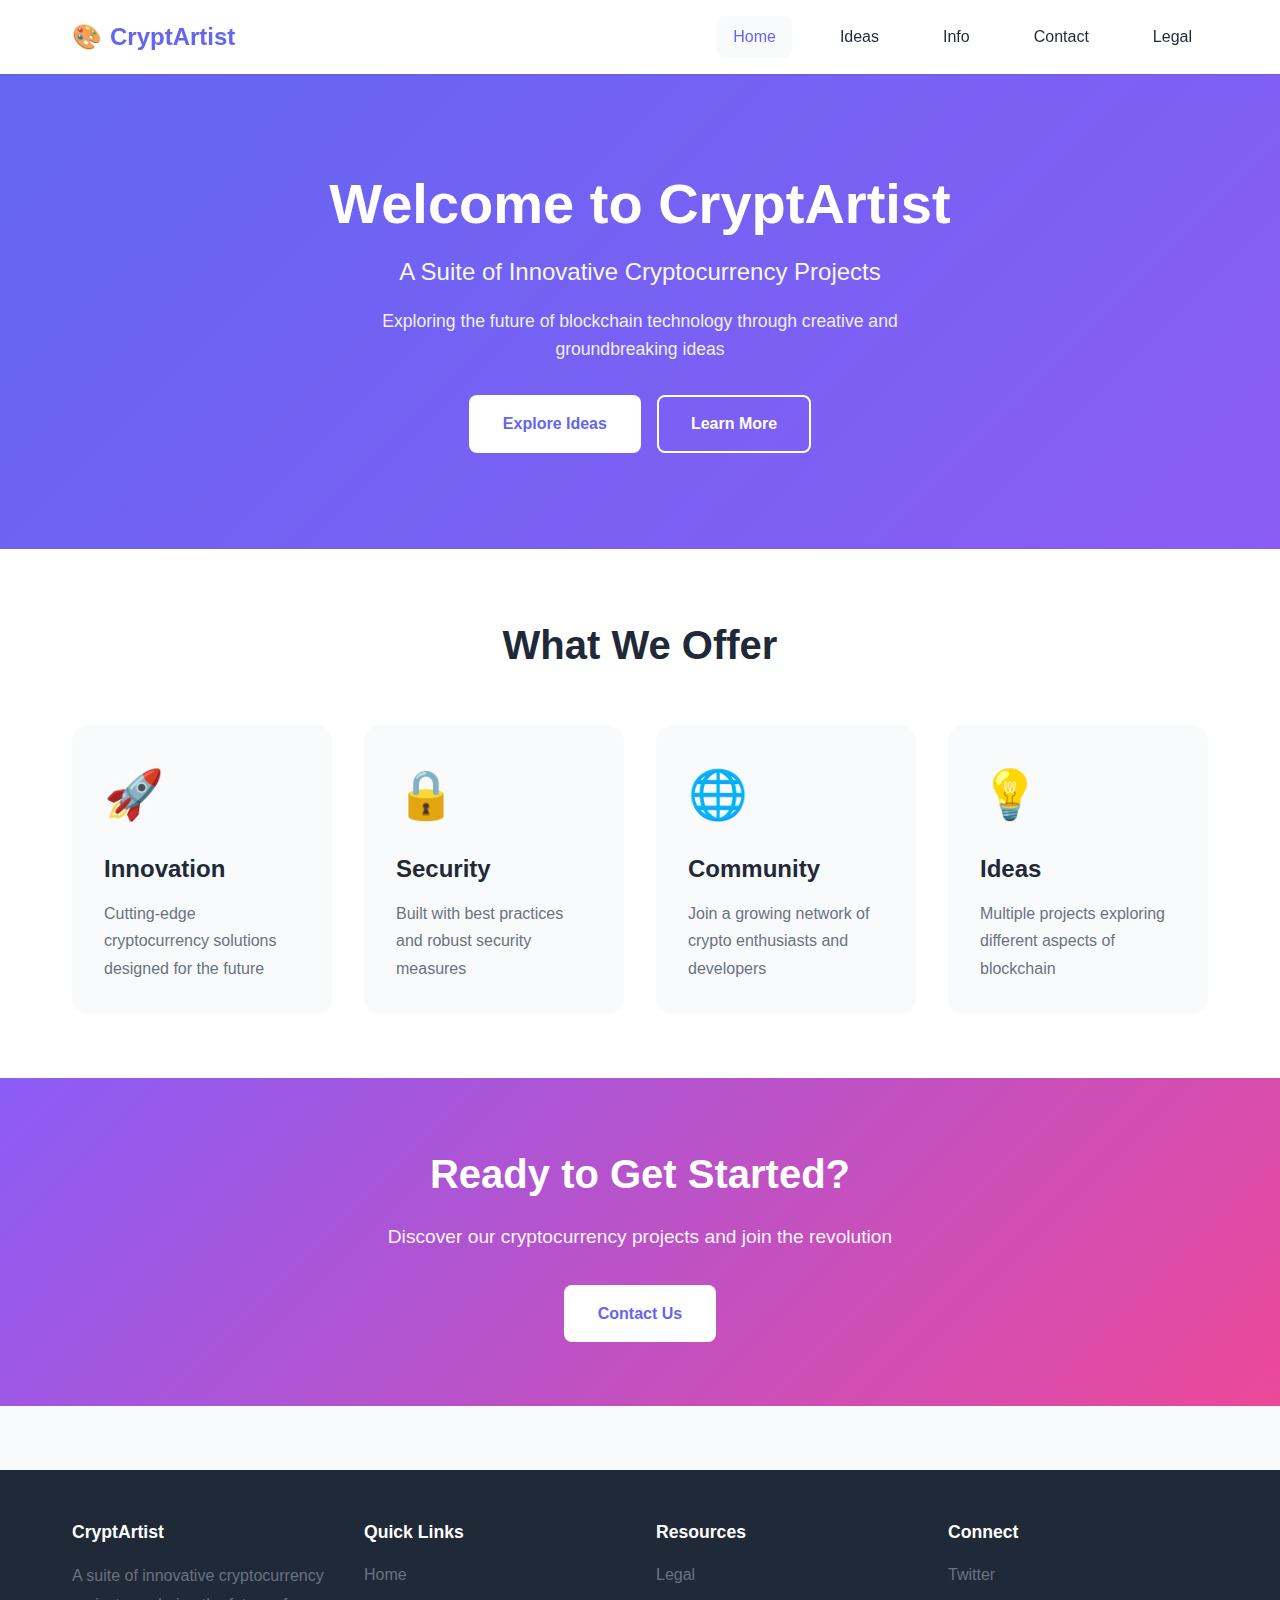
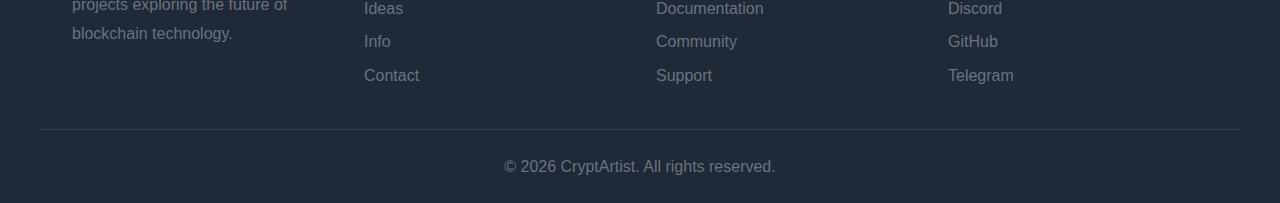
<file: v1/index.html>
<!DOCTYPE html>
<html lang="en">
<head>
    <meta charset="UTF-8">
    <meta name="viewport" content="width=device-width, initial-scale=1.0">
    <meta name="description" content="CryptArtist - Innovative Cryptocurrency Projects Suite">
    <title>CryptArtist - Home</title>
    <link rel="stylesheet" href="css/style.css">
</head>
<body>
    <div id="header-container"></div>
    
    <main>
        <section class="hero">
            <div class="container">
                <h1 class="hero-title">Welcome to CryptArtist</h1>
                <p class="hero-subtitle">A Suite of Innovative Cryptocurrency Projects</p>
                <p class="hero-description">Exploring the future of blockchain technology through creative and groundbreaking ideas</p>
                <div class="cta-buttons">
                    <a href="ideas.html" class="btn btn-primary">Explore Ideas</a>
                    <a href="info.html" class="btn btn-secondary">Learn More</a>
                </div>
            </div>
        </section>

        <section class="features">
            <div class="container">
                <h2 class="section-title">What We Offer</h2>
                <div class="features-grid">
                    <div class="feature-card">
                        <div class="feature-icon">🚀</div>
                        <h3>Innovation</h3>
                        <p>Cutting-edge cryptocurrency solutions designed for the future</p>
                    </div>
                    <div class="feature-card">
                        <div class="feature-icon">🔒</div>
                        <h3>Security</h3>
                        <p>Built with best practices and robust security measures</p>
                    </div>
                    <div class="feature-card">
                        <div class="feature-icon">🌐</div>
                        <h3>Community</h3>
                        <p>Join a growing network of crypto enthusiasts and developers</p>
                    </div>
                    <div class="feature-card">
                        <div class="feature-icon">💡</div>
                        <h3>Ideas</h3>
                        <p>Multiple projects exploring different aspects of blockchain</p>
                    </div>
                </div>
            </div>
        </section>

        <section class="cta-section">
            <div class="container">
                <h2>Ready to Get Started?</h2>
                <p>Discover our cryptocurrency projects and join the revolution</p>
                <a href="contact.html" class="btn btn-primary">Contact Us</a>
            </div>
        </section>
    </main>

    <div id="footer-container"></div>
    <script src="js/main.js"></script>
</body>
</html>
</file>
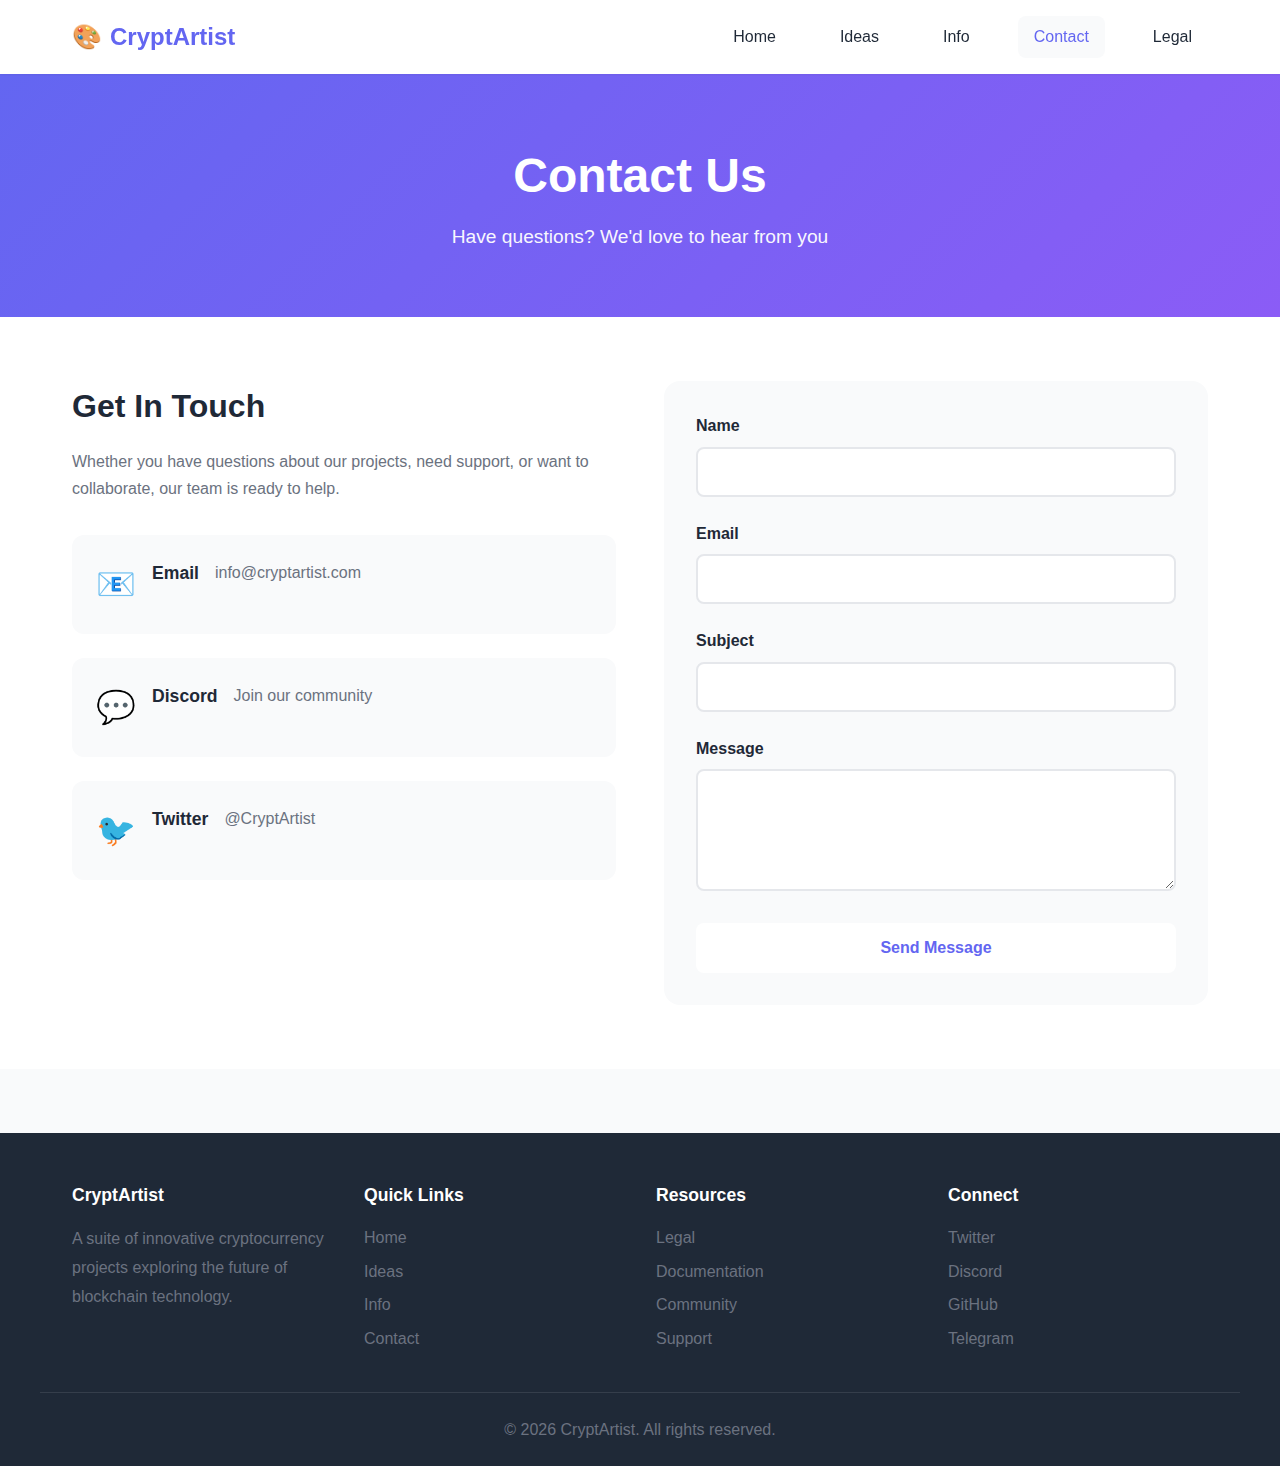
<file: v1/contact.html>
<!DOCTYPE html>
<html lang="en">
<head>
    <meta charset="UTF-8">
    <meta name="viewport" content="width=device-width, initial-scale=1.0">
    <meta name="description" content="Contact CryptArtist - Get in touch with our team">
    <title>CryptArtist - Contact</title>
    <link rel="stylesheet" href="css/style.css">
</head>
<body>
    <div id="header-container"></div>
    
    <main>
        <section class="page-header">
            <div class="container">
                <h1>Contact Us</h1>
                <p>Have questions? We'd love to hear from you</p>
            </div>
        </section>

        <section class="contact-section">
            <div class="container">
                <div class="contact-grid">
                    <div class="contact-info">
                        <h2>Get In Touch</h2>
                        <p>Whether you have questions about our projects, need support, or want to collaborate, our team is ready to help.</p>
                        
                        <div class="contact-methods">
                            <div class="contact-method">
                                <div class="contact-icon">📧</div>
                                <h3>Email</h3>
                                <p>info@cryptartist.com</p>
                            </div>
                            <div class="contact-method">
                                <div class="contact-icon">💬</div>
                                <h3>Discord</h3>
                                <p>Join our community</p>
                            </div>
                            <div class="contact-method">
                                <div class="contact-icon">🐦</div>
                                <h3>Twitter</h3>
                                <p>@CryptArtist</p>
                            </div>
                        </div>
                    </div>

                    <div class="contact-form-container">
                        <form class="contact-form" id="contactForm">
                            <div class="form-group">
                                <label for="name">Name</label>
                                <input type="text" id="name" name="name" required>
                            </div>
                            <div class="form-group">
                                <label for="email">Email</label>
                                <input type="email" id="email" name="email" required>
                            </div>
                            <div class="form-group">
                                <label for="subject">Subject</label>
                                <input type="text" id="subject" name="subject" required>
                            </div>
                            <div class="form-group">
                                <label for="message">Message</label>
                                <textarea id="message" name="message" rows="5" required></textarea>
                            </div>
                            <button type="submit" class="btn btn-primary">Send Message</button>
                        </form>
                    </div>
                </div>
            </div>
        </section>
    </main>

    <div id="footer-container"></div>
    <script src="js/main.js"></script>
</body>
</html>
</file>
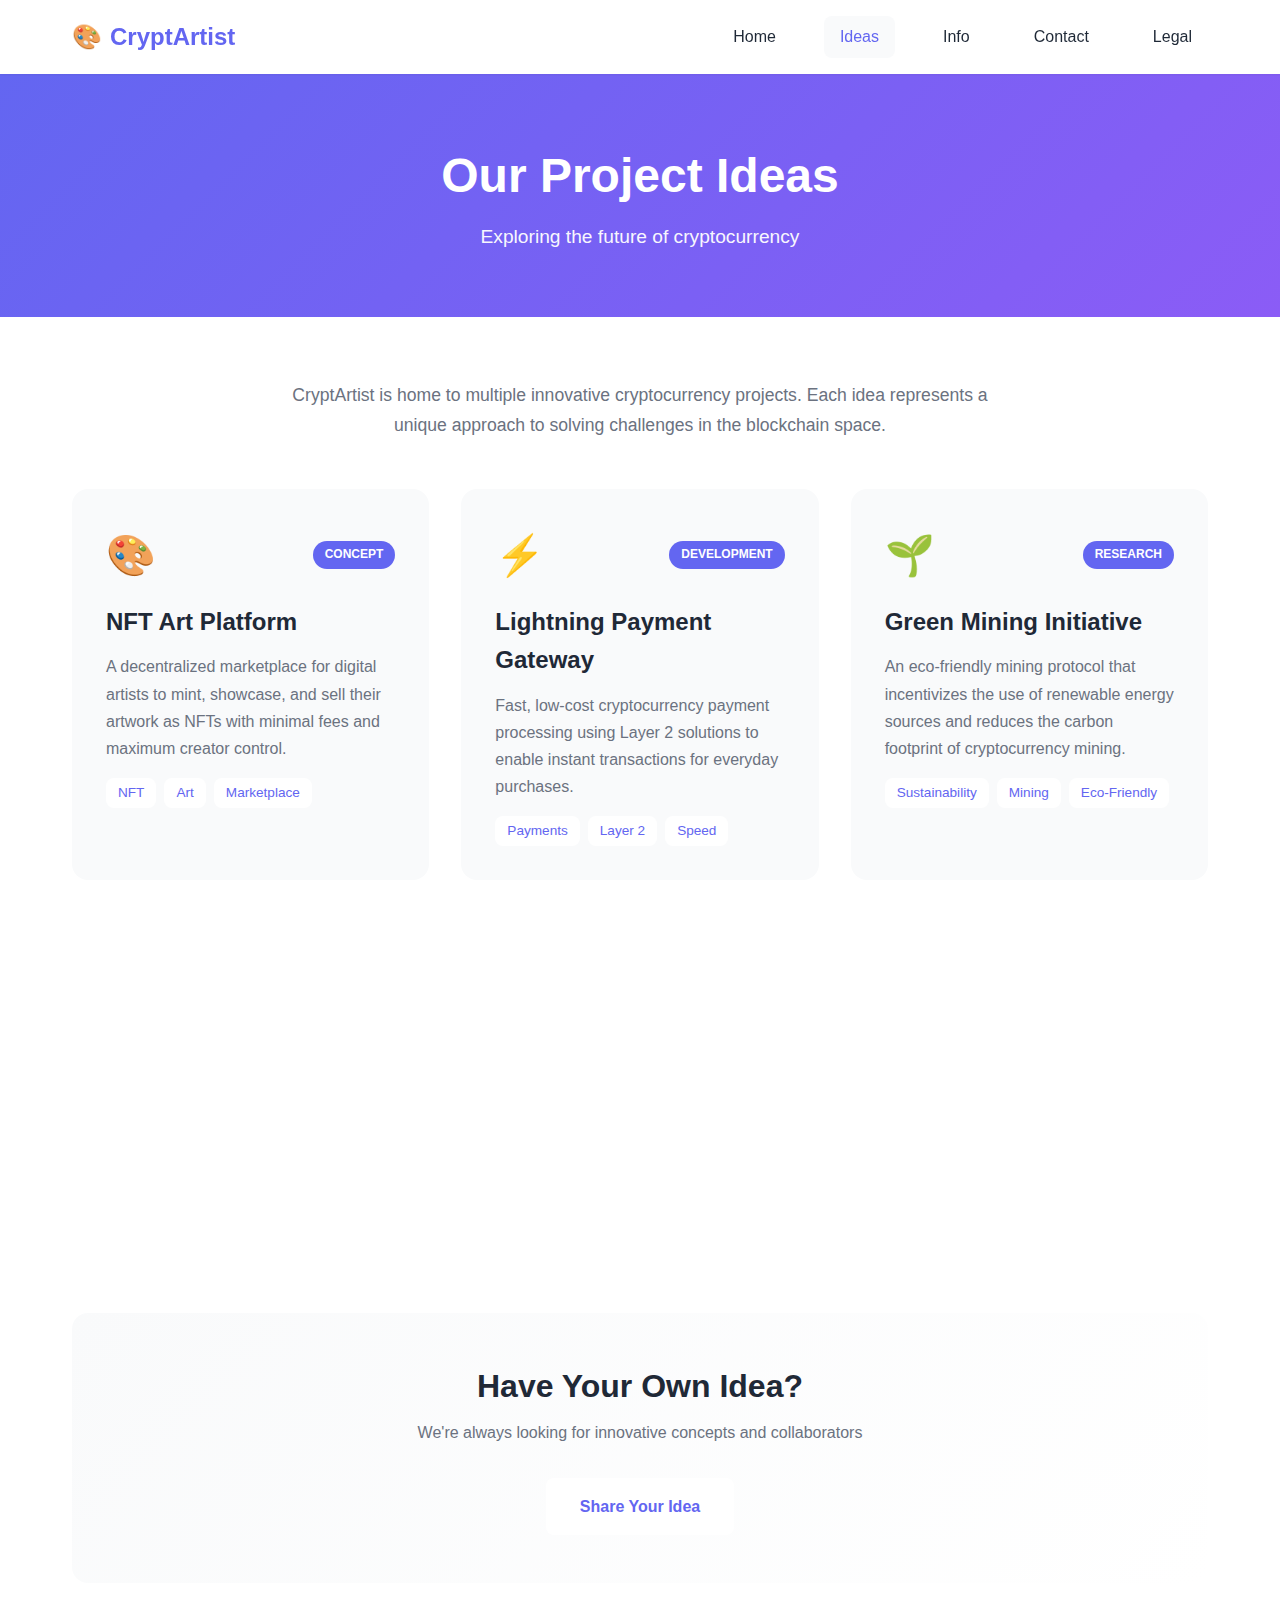
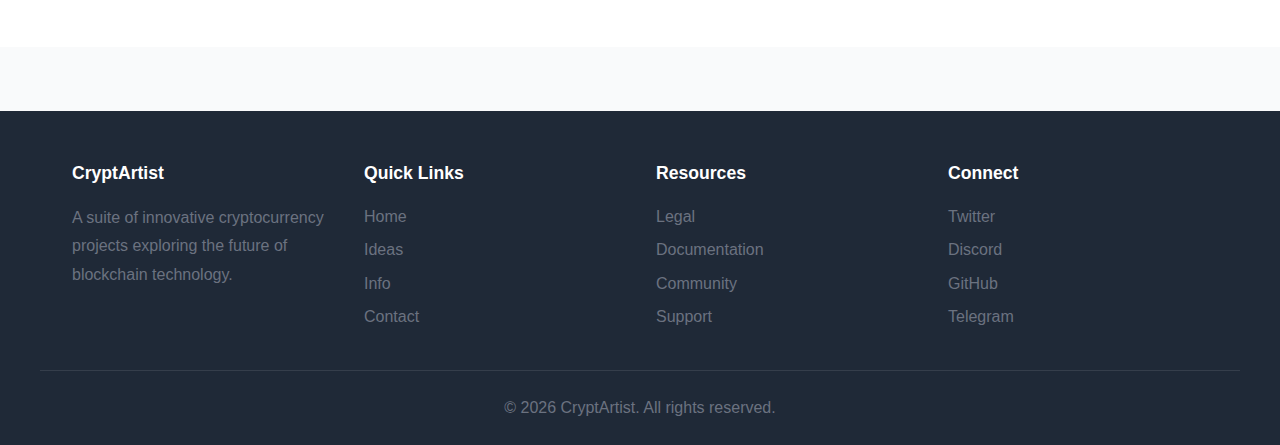
<file: v1/ideas.html>
<!DOCTYPE html>
<html lang="en">
<head>
    <meta charset="UTF-8">
    <meta name="viewport" content="width=device-width, initial-scale=1.0">
    <meta name="description" content="Explore CryptArtist's innovative cryptocurrency project ideas">
    <title>CryptArtist - Ideas</title>
    <link rel="stylesheet" href="css/style.css">
</head>
<body>
    <div id="header-container"></div>
    
    <main>
        <section class="page-header">
            <div class="container">
                <h1>Our Project Ideas</h1>
                <p>Exploring the future of cryptocurrency</p>
            </div>
        </section>

        <section class="ideas-section">
            <div class="container">
                <div class="ideas-intro">
                    <p>CryptArtist is home to multiple innovative cryptocurrency projects. Each idea represents a unique approach to solving challenges in the blockchain space.</p>
                </div>

                <div class="ideas-grid">
                    <div class="idea-card">
                        <div class="idea-header">
                            <div class="idea-icon">🎨</div>
                            <span class="idea-badge">Concept</span>
                        </div>
                        <h3>NFT Art Platform</h3>
                        <p>A decentralized marketplace for digital artists to mint, showcase, and sell their artwork as NFTs with minimal fees and maximum creator control.</p>
                        <div class="idea-tags">
                            <span class="tag">NFT</span>
                            <span class="tag">Art</span>
                            <span class="tag">Marketplace</span>
                        </div>
                    </div>

                    <div class="idea-card">
                        <div class="idea-header">
                            <div class="idea-icon">⚡</div>
                            <span class="idea-badge">Development</span>
                        </div>
                        <h3>Lightning Payment Gateway</h3>
                        <p>Fast, low-cost cryptocurrency payment processing using Layer 2 solutions to enable instant transactions for everyday purchases.</p>
                        <div class="idea-tags">
                            <span class="tag">Payments</span>
                            <span class="tag">Layer 2</span>
                            <span class="tag">Speed</span>
                        </div>
                    </div>

                    <div class="idea-card">
                        <div class="idea-header">
                            <div class="idea-icon">🌱</div>
                            <span class="idea-badge">Research</span>
                        </div>
                        <h3>Green Mining Initiative</h3>
                        <p>An eco-friendly mining protocol that incentivizes the use of renewable energy sources and reduces the carbon footprint of cryptocurrency mining.</p>
                        <div class="idea-tags">
                            <span class="tag">Sustainability</span>
                            <span class="tag">Mining</span>
                            <span class="tag">Eco-Friendly</span>
                        </div>
                    </div>

                    <div class="idea-card">
                        <div class="idea-header">
                            <div class="idea-icon">🔐</div>
                            <span class="idea-badge">Concept</span>
                        </div>
                        <h3>Privacy Protocol</h3>
                        <p>Advanced cryptographic techniques to ensure transaction privacy while maintaining compliance with regulatory requirements.</p>
                        <div class="idea-tags">
                            <span class="tag">Privacy</span>
                            <span class="tag">Security</span>
                            <span class="tag">Compliance</span>
                        </div>
                    </div>

                    <div class="idea-card">
                        <div class="idea-header">
                            <div class="idea-icon">🎮</div>
                            <span class="idea-badge">Planning</span>
                        </div>
                        <h3>GameFi Platform</h3>
                        <p>Integrating blockchain technology with gaming to create play-to-earn experiences where players truly own their in-game assets.</p>
                        <div class="idea-tags">
                            <span class="tag">Gaming</span>
                            <span class="tag">DeFi</span>
                            <span class="tag">P2E</span>
                        </div>
                    </div>

                    <div class="idea-card">
                        <div class="idea-header">
                            <div class="idea-icon">🏦</div>
                            <span class="idea-badge">Research</span>
                        </div>
                        <h3>Decentralized Lending</h3>
                        <p>A peer-to-peer lending platform that connects borrowers and lenders directly, using smart contracts to automate the entire process.</p>
                        <div class="idea-tags">
                            <span class="tag">DeFi</span>
                            <span class="tag">Lending</span>
                            <span class="tag">Smart Contracts</span>
                        </div>
                    </div>
                </div>

                <div class="ideas-footer">
                    <h3>Have Your Own Idea?</h3>
                    <p>We're always looking for innovative concepts and collaborators</p>
                    <a href="contact.html" class="btn btn-primary">Share Your Idea</a>
                </div>
            </div>
        </section>
    </main>

    <div id="footer-container"></div>
    <script src="js/main.js"></script>
</body>
</html>
</file>
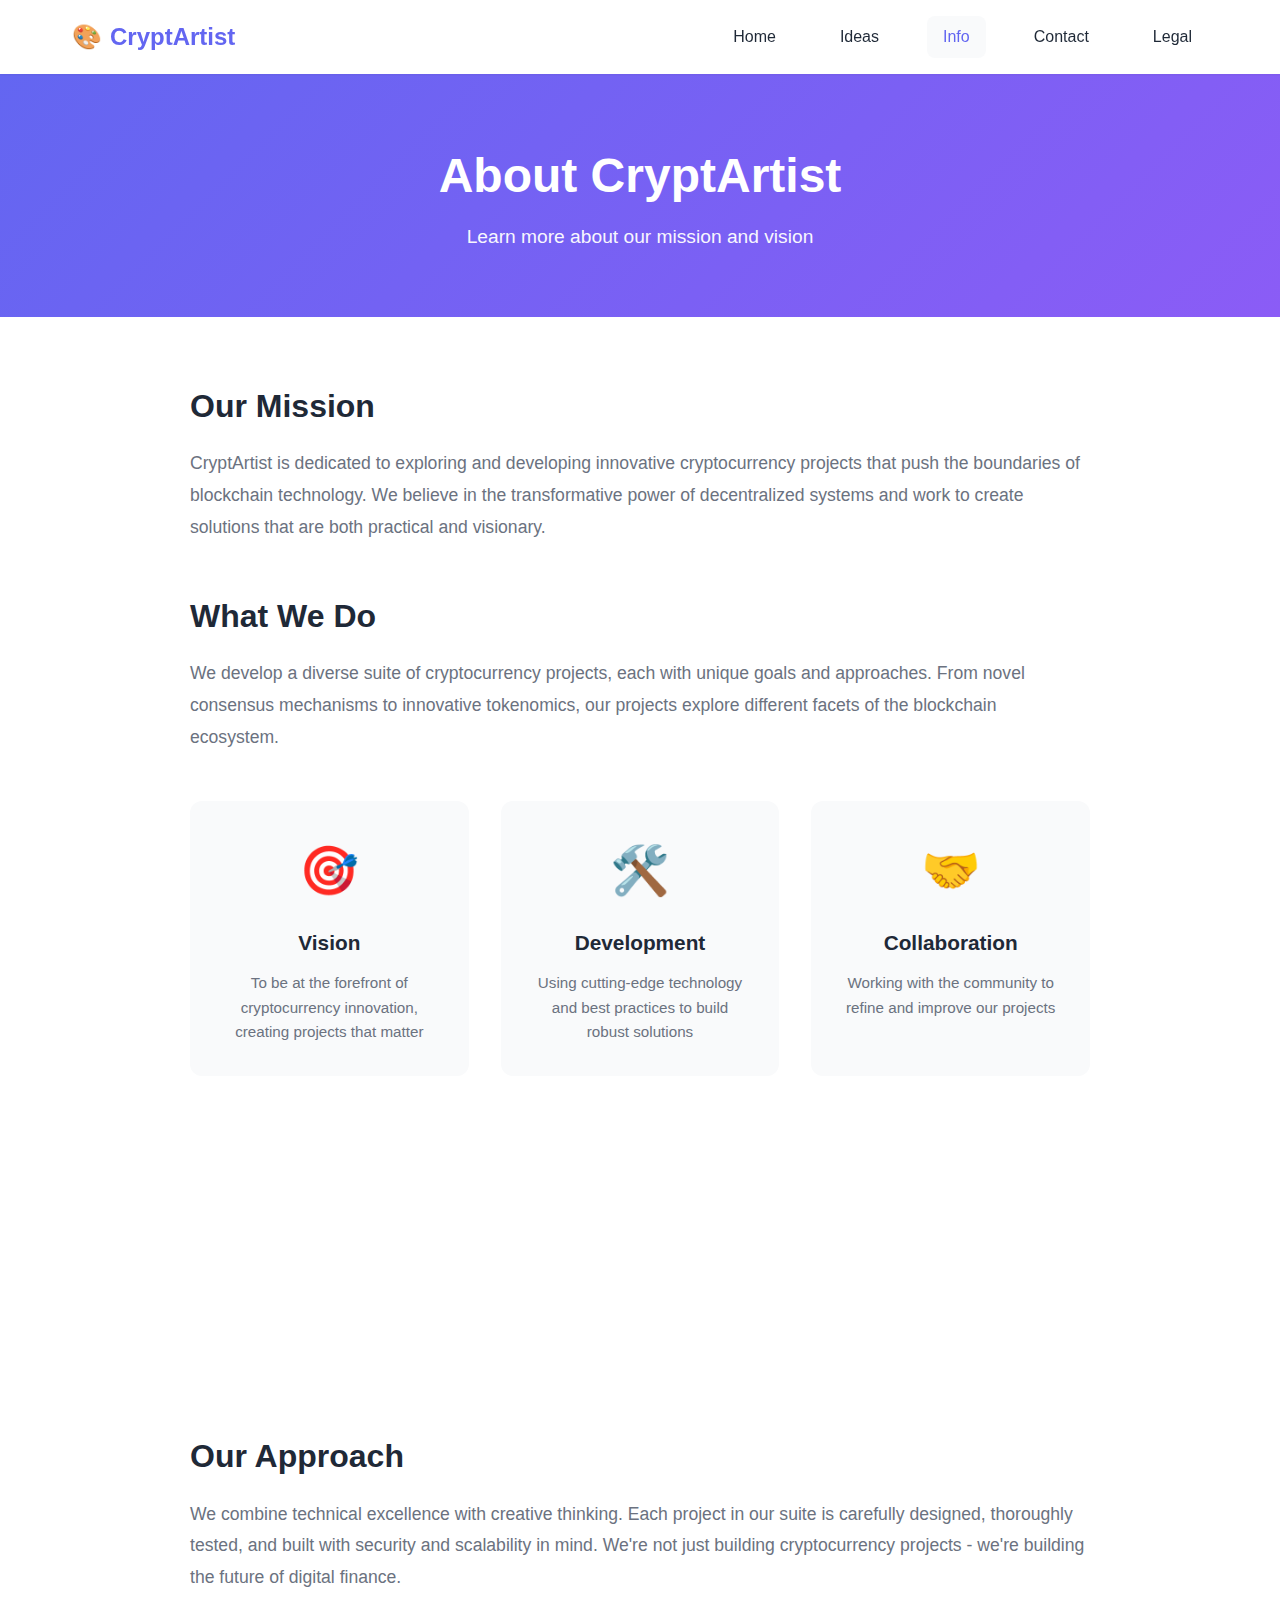
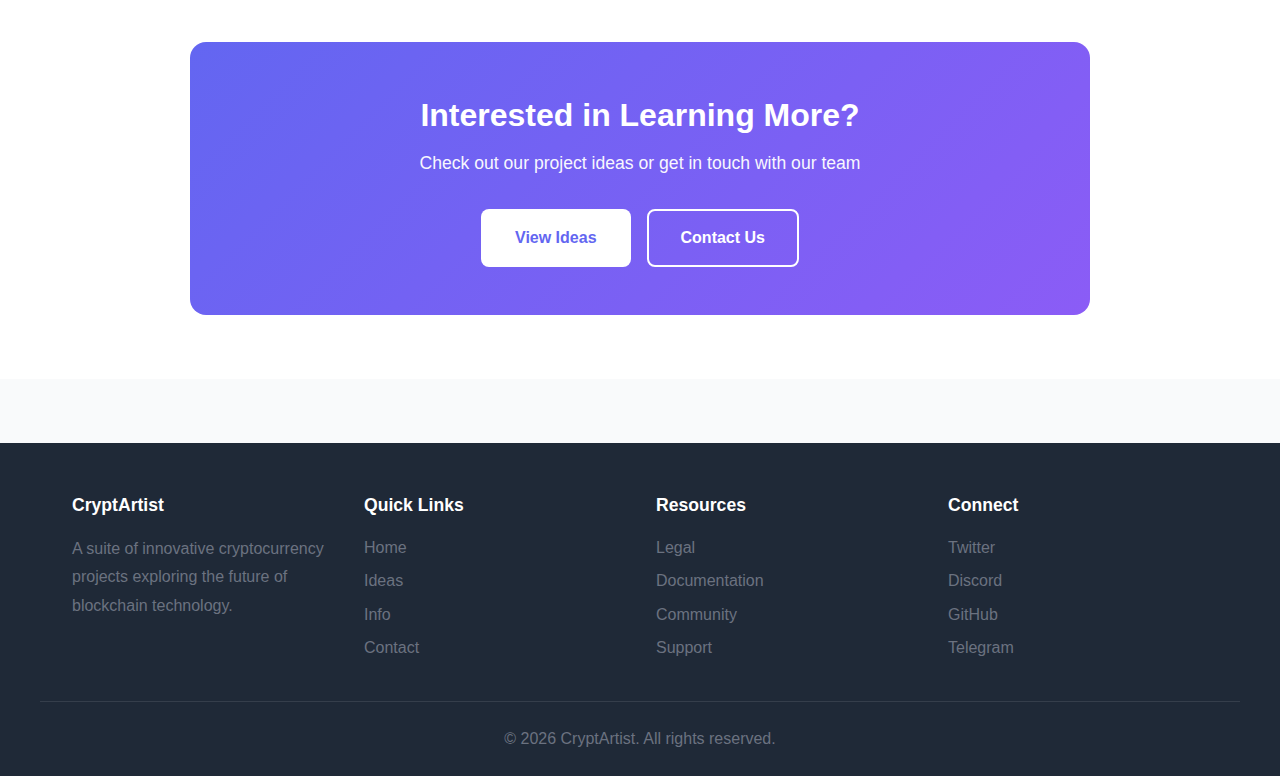
<file: v1/info.html>
<!DOCTYPE html>
<html lang="en">
<head>
    <meta charset="UTF-8">
    <meta name="viewport" content="width=device-width, initial-scale=1.0">
    <meta name="description" content="Learn more about CryptArtist and our mission">
    <title>CryptArtist - Info</title>
    <link rel="stylesheet" href="css/style.css">
</head>
<body>
    <div id="header-container"></div>
    
    <main>
        <section class="page-header">
            <div class="container">
                <h1>About CryptArtist</h1>
                <p>Learn more about our mission and vision</p>
            </div>
        </section>

        <section class="info-section">
            <div class="container">
                <div class="info-content">
                    <div class="info-block">
                        <h2>Our Mission</h2>
                        <p>CryptArtist is dedicated to exploring and developing innovative cryptocurrency projects that push the boundaries of blockchain technology. We believe in the transformative power of decentralized systems and work to create solutions that are both practical and visionary.</p>
                    </div>

                    <div class="info-block">
                        <h2>What We Do</h2>
                        <p>We develop a diverse suite of cryptocurrency projects, each with unique goals and approaches. From novel consensus mechanisms to innovative tokenomics, our projects explore different facets of the blockchain ecosystem.</p>
                    </div>

                    <div class="info-grid">
                        <div class="info-card">
                            <div class="info-icon">🎯</div>
                            <h3>Vision</h3>
                            <p>To be at the forefront of cryptocurrency innovation, creating projects that matter</p>
                        </div>
                        <div class="info-card">
                            <div class="info-icon">🛠️</div>
                            <h3>Development</h3>
                            <p>Using cutting-edge technology and best practices to build robust solutions</p>
                        </div>
                        <div class="info-card">
                            <div class="info-icon">🤝</div>
                            <h3>Collaboration</h3>
                            <p>Working with the community to refine and improve our projects</p>
                        </div>
                        <div class="info-card">
                            <div class="info-icon">📈</div>
                            <h3>Growth</h3>
                            <p>Continuously evolving and adapting to the changing crypto landscape</p>
                        </div>
                    </div>

                    <div class="info-block">
                        <h2>Our Approach</h2>
                        <p>We combine technical excellence with creative thinking. Each project in our suite is carefully designed, thoroughly tested, and built with security and scalability in mind. We're not just building cryptocurrency projects - we're building the future of digital finance.</p>
                    </div>

                    <div class="cta-box">
                        <h3>Interested in Learning More?</h3>
                        <p>Check out our project ideas or get in touch with our team</p>
                        <div class="cta-buttons">
                            <a href="ideas.html" class="btn btn-primary">View Ideas</a>
                            <a href="contact.html" class="btn btn-secondary">Contact Us</a>
                        </div>
                    </div>
                </div>
            </div>
        </section>
    </main>

    <div id="footer-container"></div>
    <script src="js/main.js"></script>
</body>
</html>
</file>
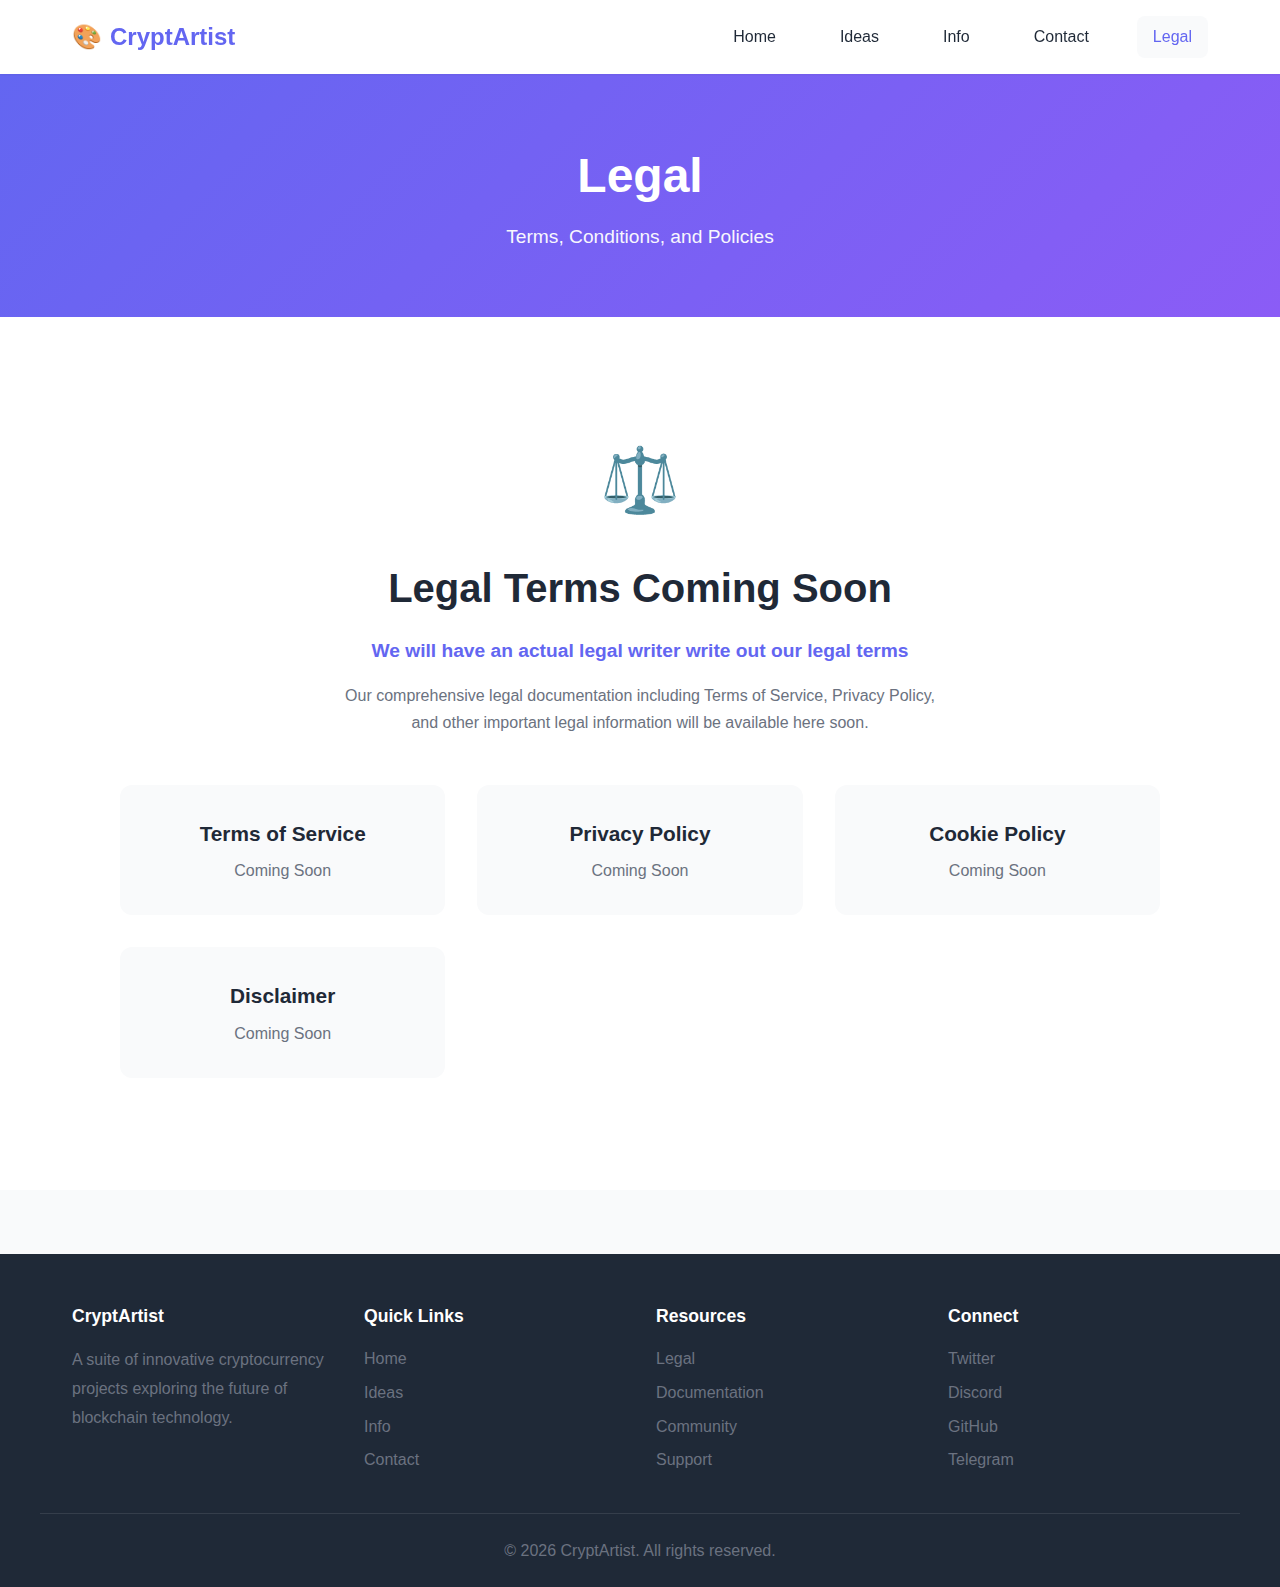
<file: v1/legal.html>
<!DOCTYPE html>
<html lang="en">
<head>
    <meta charset="UTF-8">
    <meta name="viewport" content="width=device-width, initial-scale=1.0">
    <meta name="description" content="CryptArtist - Legal Terms and Conditions">
    <title>CryptArtist - Legal</title>
    <link rel="stylesheet" href="css/style.css">
</head>
<body>
    <div id="header-container"></div>
    
    <main>
        <section class="page-header">
            <div class="container">
                <h1>Legal</h1>
                <p>Terms, Conditions, and Policies</p>
            </div>
        </section>

        <section class="legal-section">
            <div class="container">
                <div class="legal-placeholder">
                    <div class="placeholder-icon">⚖️</div>
                    <h2>Legal Terms Coming Soon</h2>
                    <p class="legal-notice">We will have an actual legal writer write out our legal terms</p>
                    <p class="legal-description">Our comprehensive legal documentation including Terms of Service, Privacy Policy, and other important legal information will be available here soon.</p>
                    <div class="legal-sections">
                        <div class="legal-item">
                            <h3>Terms of Service</h3>
                            <p>Coming Soon</p>
                        </div>
                        <div class="legal-item">
                            <h3>Privacy Policy</h3>
                            <p>Coming Soon</p>
                        </div>
                        <div class="legal-item">
                            <h3>Cookie Policy</h3>
                            <p>Coming Soon</p>
                        </div>
                        <div class="legal-item">
                            <h3>Disclaimer</h3>
                            <p>Coming Soon</p>
                        </div>
                    </div>
                </div>
            </div>
        </section>
    </main>

    <div id="footer-container"></div>
    <script src="js/main.js"></script>
</body>
</html>
</file>
<file: v1/css/style.css>
/* Reset and Base Styles */
* {
    margin: 0;
    padding: 0;
    box-sizing: border-box;
}

:root {
    --primary-color: #6366f1;
    --primary-dark: #4f46e5;
    --secondary-color: #8b5cf6;
    --accent-color: #ec4899;
    --text-dark: #1f2937;
    --text-light: #6b7280;
    --bg-light: #f9fafb;
    --bg-white: #ffffff;
    --border-color: #e5e7eb;
    --success-color: #10b981;
    --shadow-sm: 0 1px 2px 0 rgba(0, 0, 0, 0.05);
    --shadow-md: 0 4px 6px -1px rgba(0, 0, 0, 0.1);
    --shadow-lg: 0 10px 15px -3px rgba(0, 0, 0, 0.1);
    --shadow-xl: 0 20px 25px -5px rgba(0, 0, 0, 0.1);
}

body {
    font-family: -apple-system, BlinkMacSystemFont, 'Segoe UI', 'Roboto', 'Oxygen', 'Ubuntu', 'Cantarell', 'Fira Sans', 'Droid Sans', 'Helvetica Neue', sans-serif;
    line-height: 1.6;
    color: var(--text-dark);
    background-color: var(--bg-light);
    -webkit-font-smoothing: antialiased;
    -moz-osx-font-smoothing: grayscale;
}

/* Container */
.container {
    max-width: 1200px;
    margin: 0 auto;
    padding: 0 2rem;
}

/* Header */
.header {
    background-color: var(--bg-white);
    box-shadow: var(--shadow-sm);
    position: sticky;
    top: 0;
    z-index: 1000;
}

.header-content {
    display: flex;
    justify-content: space-between;
    align-items: center;
    padding: 1rem 2rem;
    max-width: 1200px;
    margin: 0 auto;
}

.logo {
    font-size: 1.5rem;
    font-weight: 700;
    color: var(--primary-color);
    text-decoration: none;
    display: flex;
    align-items: center;
    gap: 0.5rem;
}

.logo:hover {
    color: var(--primary-dark);
}

.nav {
    display: flex;
    gap: 2rem;
    align-items: center;
}

.nav a {
    color: var(--text-dark);
    text-decoration: none;
    font-weight: 500;
    padding: 0.5rem 1rem;
    border-radius: 0.5rem;
    transition: all 0.3s ease;
}

.nav a:hover {
    color: var(--primary-color);
    background-color: var(--bg-light);
}

.nav a.active {
    color: var(--primary-color);
    background-color: var(--bg-light);
}

.mobile-menu-btn {
    display: none;
    background: none;
    border: none;
    font-size: 1.5rem;
    cursor: pointer;
    color: var(--text-dark);
}

/* Footer */
.footer {
    background-color: var(--text-dark);
    color: var(--bg-light);
    padding: 3rem 0 1.5rem;
    margin-top: 4rem;
}

.footer-content {
    max-width: 1200px;
    margin: 0 auto;
    padding: 0 2rem;
    display: grid;
    grid-template-columns: repeat(auto-fit, minmax(250px, 1fr));
    gap: 2rem;
}

.footer-section h3 {
    color: var(--bg-white);
    margin-bottom: 1rem;
    font-size: 1.1rem;
}

.footer-section p {
    color: var(--text-light);
    line-height: 1.8;
}

.footer-links {
    list-style: none;
}

.footer-links li {
    margin-bottom: 0.5rem;
}

.footer-links a {
    color: var(--text-light);
    text-decoration: none;
    transition: color 0.3s ease;
}

.footer-links a:hover {
    color: var(--primary-color);
}

.footer-bottom {
    max-width: 1200px;
    margin: 2rem auto 0;
    padding: 1.5rem 2rem 0;
    border-top: 1px solid rgba(255, 255, 255, 0.1);
    text-align: center;
    color: var(--text-light);
}

/* Main Content */
main {
    min-height: calc(100vh - 200px);
}

/* Hero Section */
.hero {
    background: linear-gradient(135deg, var(--primary-color) 0%, var(--secondary-color) 100%);
    color: var(--bg-white);
    padding: 6rem 0;
    text-align: center;
}

.hero-title {
    font-size: 3.5rem;
    font-weight: 800;
    margin-bottom: 1rem;
    line-height: 1.2;
}

.hero-subtitle {
    font-size: 1.5rem;
    margin-bottom: 1rem;
    opacity: 0.95;
}

.hero-description {
    font-size: 1.1rem;
    margin-bottom: 2rem;
    opacity: 0.9;
    max-width: 600px;
    margin-left: auto;
    margin-right: auto;
}

.cta-buttons {
    display: flex;
    gap: 1rem;
    justify-content: center;
    flex-wrap: wrap;
}

/* Buttons */
.btn {
    display: inline-block;
    padding: 0.875rem 2rem;
    border-radius: 0.5rem;
    text-decoration: none;
    font-weight: 600;
    transition: all 0.3s ease;
    border: 2px solid transparent;
    cursor: pointer;
}

.btn-primary {
    background-color: var(--bg-white);
    color: var(--primary-color);
}

.btn-primary:hover {
    background-color: var(--bg-light);
    transform: translateY(-2px);
    box-shadow: var(--shadow-lg);
}

.btn-secondary {
    background-color: transparent;
    color: var(--bg-white);
    border-color: var(--bg-white);
}

.btn-secondary:hover {
    background-color: var(--bg-white);
    color: var(--primary-color);
    transform: translateY(-2px);
}

/* Features Section */
.features {
    padding: 4rem 0;
    background-color: var(--bg-white);
}

.section-title {
    text-align: center;
    font-size: 2.5rem;
    font-weight: 700;
    margin-bottom: 3rem;
    color: var(--text-dark);
}

.features-grid {
    display: grid;
    grid-template-columns: repeat(auto-fit, minmax(250px, 1fr));
    gap: 2rem;
}

.feature-card {
    padding: 2rem;
    background-color: var(--bg-light);
    border-radius: 1rem;
    transition: all 0.3s ease;
}

.feature-card:hover {
    transform: translateY(-5px);
    box-shadow: var(--shadow-lg);
}

.feature-icon {
    font-size: 3rem;
    margin-bottom: 1rem;
}

.feature-card h3 {
    font-size: 1.5rem;
    margin-bottom: 0.75rem;
    color: var(--text-dark);
}

.feature-card p {
    color: var(--text-light);
    line-height: 1.7;
}

/* CTA Section */
.cta-section {
    background: linear-gradient(135deg, var(--secondary-color) 0%, var(--accent-color) 100%);
    color: var(--bg-white);
    padding: 4rem 0;
    text-align: center;
}

.cta-section h2 {
    font-size: 2.5rem;
    margin-bottom: 1rem;
}

.cta-section p {
    font-size: 1.2rem;
    margin-bottom: 2rem;
    opacity: 0.95;
}

/* Page Header */
.page-header {
    background: linear-gradient(135deg, var(--primary-color) 0%, var(--secondary-color) 100%);
    color: var(--bg-white);
    padding: 4rem 0;
    text-align: center;
}

.page-header h1 {
    font-size: 3rem;
    font-weight: 700;
    margin-bottom: 0.5rem;
}

.page-header p {
    font-size: 1.2rem;
    opacity: 0.95;
}

/* Contact Section */
.contact-section {
    padding: 4rem 0;
    background-color: var(--bg-white);
}

.contact-grid {
    display: grid;
    grid-template-columns: 1fr 1fr;
    gap: 3rem;
}

.contact-info h2 {
    font-size: 2rem;
    margin-bottom: 1rem;
    color: var(--text-dark);
}

.contact-info p {
    color: var(--text-light);
    margin-bottom: 2rem;
    line-height: 1.7;
}

.contact-methods {
    display: flex;
    flex-direction: column;
    gap: 1.5rem;
}

.contact-method {
    display: flex;
    align-items: start;
    gap: 1rem;
    padding: 1.5rem;
    background-color: var(--bg-light);
    border-radius: 0.75rem;
}

.contact-icon {
    font-size: 2rem;
}

.contact-method h3 {
    font-size: 1.1rem;
    margin-bottom: 0.25rem;
    color: var(--text-dark);
}

.contact-method p {
    color: var(--text-light);
    margin: 0;
}

/* Contact Form */
.contact-form-container {
    background-color: var(--bg-light);
    padding: 2rem;
    border-radius: 1rem;
}

.form-group {
    margin-bottom: 1.5rem;
}

.form-group label {
    display: block;
    margin-bottom: 0.5rem;
    font-weight: 600;
    color: var(--text-dark);
}

.form-group input,
.form-group textarea {
    width: 100%;
    padding: 0.875rem;
    border: 2px solid var(--border-color);
    border-radius: 0.5rem;
    font-size: 1rem;
    transition: all 0.3s ease;
    font-family: inherit;
}

.form-group input:focus,
.form-group textarea:focus {
    outline: none;
    border-color: var(--primary-color);
    box-shadow: 0 0 0 3px rgba(99, 102, 241, 0.1);
}

.contact-form button {
    width: 100%;
    font-size: 1rem;
}

/* Legal Section */
.legal-section {
    padding: 4rem 0;
    background-color: var(--bg-white);
}

.legal-placeholder {
    text-align: center;
    padding: 3rem;
}

.placeholder-icon {
    font-size: 4rem;
    margin-bottom: 1.5rem;
}

.legal-placeholder h2 {
    font-size: 2.5rem;
    margin-bottom: 1rem;
    color: var(--text-dark);
}

.legal-notice {
    font-size: 1.2rem;
    color: var(--primary-color);
    font-weight: 600;
    margin-bottom: 1rem;
}

.legal-description {
    color: var(--text-light);
    max-width: 600px;
    margin: 0 auto 3rem;
    line-height: 1.7;
}

.legal-sections {
    display: grid;
    grid-template-columns: repeat(auto-fit, minmax(250px, 1fr));
    gap: 2rem;
    margin-top: 3rem;
}

.legal-item {
    padding: 2rem;
    background-color: var(--bg-light);
    border-radius: 0.75rem;
}

.legal-item h3 {
    font-size: 1.3rem;
    margin-bottom: 0.5rem;
    color: var(--text-dark);
}

.legal-item p {
    color: var(--text-light);
}

/* Info Section */
.info-section {
    padding: 4rem 0;
    background-color: var(--bg-white);
}

.info-content {
    max-width: 900px;
    margin: 0 auto;
}

.info-block {
    margin-bottom: 3rem;
}

.info-block h2 {
    font-size: 2rem;
    margin-bottom: 1rem;
    color: var(--text-dark);
}

.info-block p {
    color: var(--text-light);
    line-height: 1.8;
    font-size: 1.1rem;
}

.info-grid {
    display: grid;
    grid-template-columns: repeat(auto-fit, minmax(250px, 1fr));
    gap: 2rem;
    margin: 3rem 0;
}

.info-card {
    padding: 2rem;
    background-color: var(--bg-light);
    border-radius: 0.75rem;
    text-align: center;
}

.info-icon {
    font-size: 3rem;
    margin-bottom: 1rem;
}

.info-card h3 {
    font-size: 1.3rem;
    margin-bottom: 0.75rem;
    color: var(--text-dark);
}

.info-card p {
    color: var(--text-light);
    font-size: 0.95rem;
    line-height: 1.6;
}

.cta-box {
    background: linear-gradient(135deg, var(--primary-color) 0%, var(--secondary-color) 100%);
    color: var(--bg-white);
    padding: 3rem;
    border-radius: 1rem;
    text-align: center;
    margin-top: 3rem;
}

.cta-box h3 {
    font-size: 2rem;
    margin-bottom: 0.5rem;
}

.cta-box p {
    font-size: 1.1rem;
    margin-bottom: 2rem;
    opacity: 0.95;
    color: var(--bg-white);
}

/* Ideas Section */
.ideas-section {
    padding: 4rem 0;
    background-color: var(--bg-white);
}

.ideas-intro {
    text-align: center;
    max-width: 700px;
    margin: 0 auto 3rem;
}

.ideas-intro p {
    font-size: 1.1rem;
    color: var(--text-light);
    line-height: 1.7;
}

.ideas-grid {
    display: grid;
    grid-template-columns: repeat(auto-fit, minmax(300px, 1fr));
    gap: 2rem;
    margin-bottom: 3rem;
}

.idea-card {
    background-color: var(--bg-light);
    border-radius: 1rem;
    padding: 2rem;
    transition: all 0.3s ease;
    border: 2px solid transparent;
}

.idea-card:hover {
    transform: translateY(-5px);
    box-shadow: var(--shadow-xl);
    border-color: var(--primary-color);
}

.idea-header {
    display: flex;
    justify-content: space-between;
    align-items: center;
    margin-bottom: 1rem;
}

.idea-icon {
    font-size: 2.5rem;
}

.idea-badge {
    background-color: var(--primary-color);
    color: var(--bg-white);
    padding: 0.25rem 0.75rem;
    border-radius: 1rem;
    font-size: 0.75rem;
    font-weight: 600;
    text-transform: uppercase;
}

.idea-card h3 {
    font-size: 1.5rem;
    margin-bottom: 0.75rem;
    color: var(--text-dark);
}

.idea-card p {
    color: var(--text-light);
    line-height: 1.7;
    margin-bottom: 1rem;
}

.idea-tags {
    display: flex;
    gap: 0.5rem;
    flex-wrap: wrap;
}

.tag {
    background-color: var(--bg-white);
    color: var(--primary-color);
    padding: 0.25rem 0.75rem;
    border-radius: 0.5rem;
    font-size: 0.85rem;
    font-weight: 500;
}

.ideas-footer {
    text-align: center;
    padding: 3rem;
    background: linear-gradient(135deg, var(--bg-light) 0%, var(--bg-white) 100%);
    border-radius: 1rem;
}

.ideas-footer h3 {
    font-size: 2rem;
    margin-bottom: 0.5rem;
    color: var(--text-dark);
}

.ideas-footer p {
    color: var(--text-light);
    margin-bottom: 2rem;
}

/* Responsive Design */
@media (max-width: 768px) {
    .hero-title {
        font-size: 2.5rem;
    }

    .hero-subtitle {
        font-size: 1.2rem;
    }

    .section-title {
        font-size: 2rem;
    }

    .nav {
        display: none;
        position: absolute;
        top: 100%;
        left: 0;
        right: 0;
        background-color: var(--bg-white);
        flex-direction: column;
        padding: 1rem;
        box-shadow: var(--shadow-md);
        gap: 0;
    }

    .nav.active {
        display: flex;
    }

    .nav a {
        width: 100%;
        padding: 1rem;
    }

    .mobile-menu-btn {
        display: block;
    }

    .contact-grid {
        grid-template-columns: 1fr;
    }

    .features-grid,
    .ideas-grid {
        grid-template-columns: 1fr;
    }

    .footer-content {
        grid-template-columns: 1fr;
    }

    .container {
        padding: 0 1rem;
    }

    .header-content {
        padding: 1rem;
    }
}

@media (max-width: 480px) {
    .hero-title {
        font-size: 2rem;
    }

    .page-header h1 {
        font-size: 2rem;
    }

    .cta-buttons {
        flex-direction: column;
        width: 100%;
    }

    .btn {
        width: 100%;
    }
}
</file>
